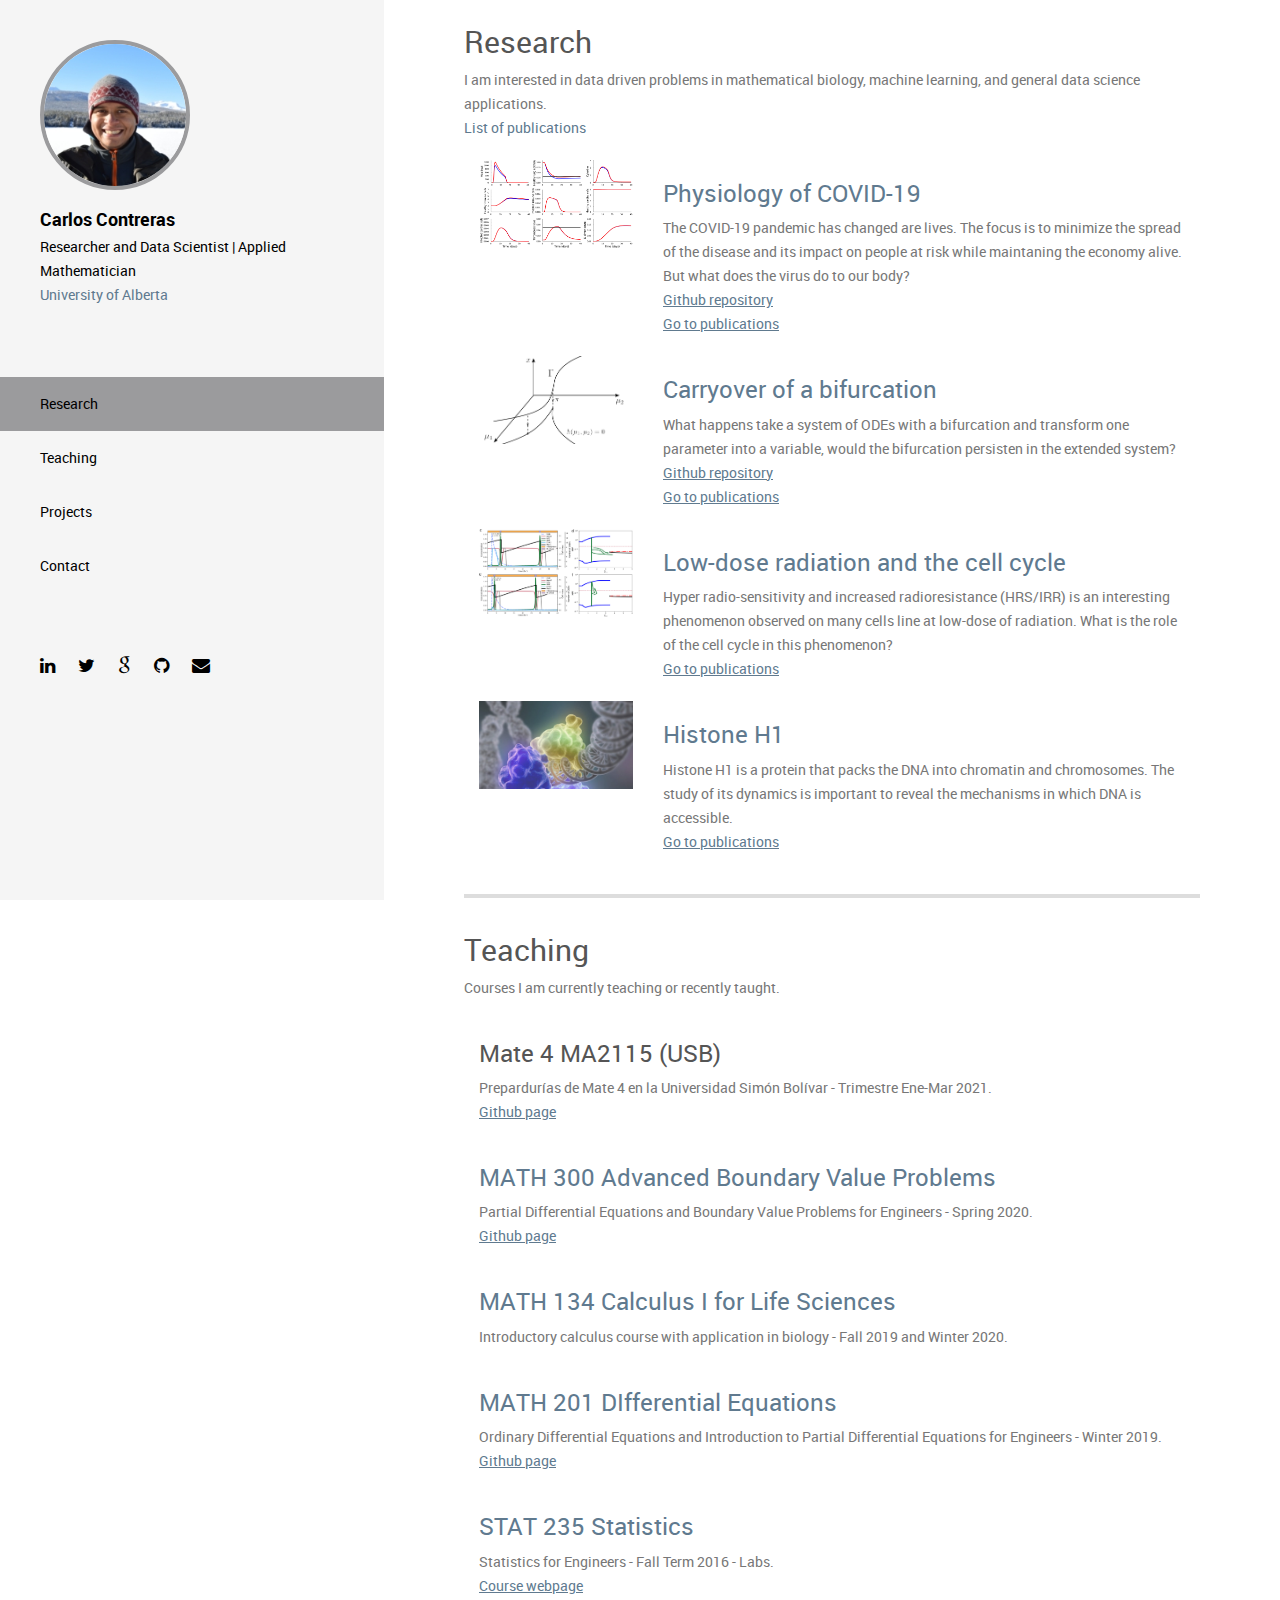
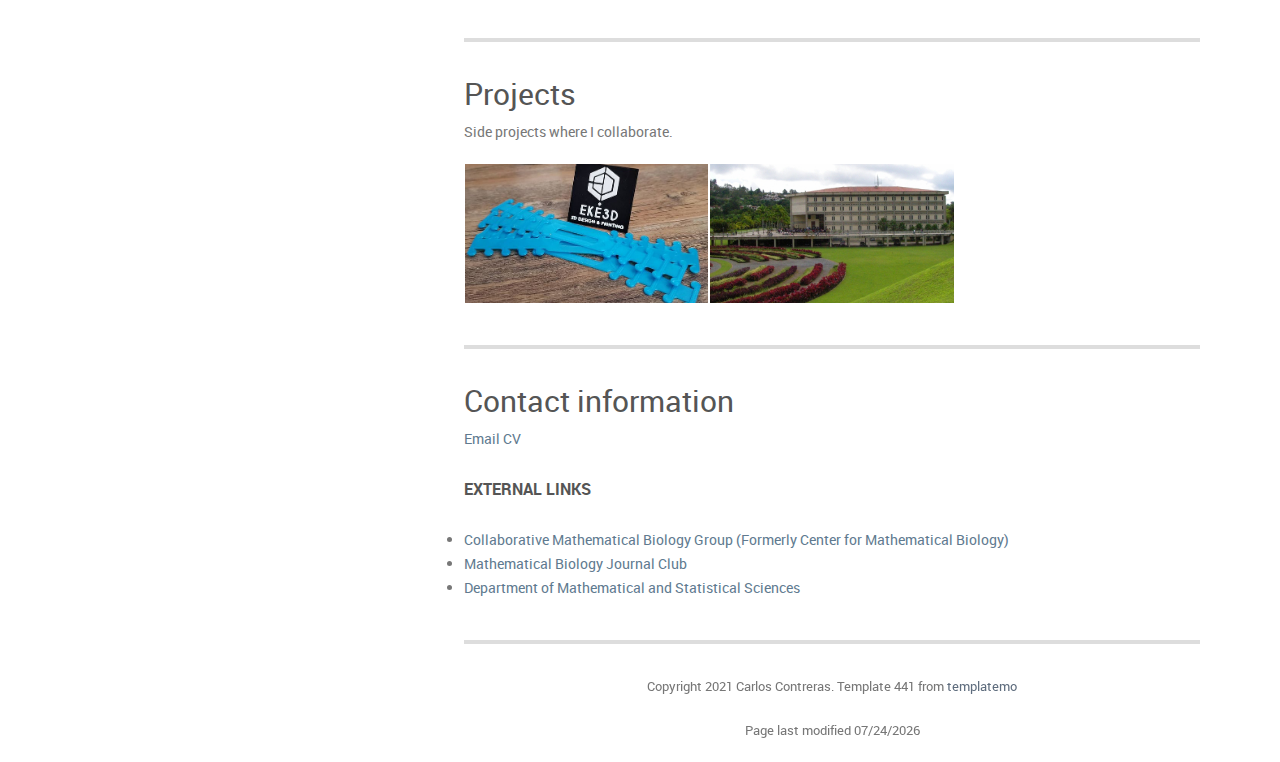
<file: index.html>
<!DOCTYPE html>
<!--[if lt IE 7]>      <html class="no-js lt-ie9 lt-ie8 lt-ie7"> <![endif]-->
<!--[if IE 7]>         <html class="no-js lt-ie9 lt-ie8"> <![endif]-->
<!--[if IE 8]>         <html class="no-js lt-ie9"> <![endif]-->
<!--[if gt IE 8]><!-->
<html class="no-js">
<!--<![endif]-->
<head>
	<meta content="text/html; charset=utf-8" http-equiv="content-type">
	<meta http-equiv="X-UA-Compatible" content="IE=edge">
	<title>Carlos Contreras</title>
	<meta name="description" content="">
	<!--
		Volton Template    	http://www.templatemo.com/preview/templatemo_441_volton        -->
	<meta name="viewport" content="width=device-width, initial-scale=1">
	<link rel="stylesheet" href="css/normalize.css">
	<link rel="stylesheet" href="css/font-awesome.css">
	<link rel="stylesheet" href="css/bootstrap.min.css">
	<link rel="stylesheet" href="css/templatemo-style.css">
	<script src="js/vendor/modernizr-2.6.2.min.js"></script>
	<script type="text/javascript">
			onload = function(){
					document.getElementById("lastModified").innerHTML = "Page last modified " + document.lastModified.split(" ")[0];
			}
		</script>
	<script>
        (function(i,s,o,g,r,a,m){i['GoogleAnalyticsObject']=r;i[r]=i[r]||function(){
        (i[r].q=i[r].q||[]).push(arguments)},i[r].l=1*new Date();a=s.createElement(o),
        m=s.getElementsByTagName(o)[0];a.async=1;a.src=g;m.parentNode.insertBefore(a,m)
        })(window,document,'script','//www.google-analytics.com/analytics.js','ga');

        ga('create', 'UA-62761679-1', 'auto');
        ga('send', 'pageview');
    </script>
</head>
<body>
	<!--[if lt IE 7]>
			<p class="browsehappy">You are using an <strong>outdated</strong> browser. Please <a href="http://browsehappy.com/">upgrade your browser</a> to improve your experience.</p>        <![endif]-->
	<div class="responsive-header visible-xs visible-sm">
	<div class="container">
		<div class="row">
		<div class="col-md-12">
			<div class="top-section">
			<div class="profile-image"> 
				<a href="index.html"><img src="img/profile.jpg" alt="Carlos Contreras"></a>
			</div>
			<div class="profile-content">
				<h3 class="profile-title">Carlos Contreras</h3>
				<p class="profile-description" style="color: black;">Researcher and Data Scientist | Applied Mathematician</p>
				<p class="profile-description"><a href="http://ualberta.ca" target="_blank">University of Alberta</a></p>
			</div>
			</div>
		</div>
		<div class="social-icons">
			<ul>
				<li><a href="http://ca.linkedin.com/in/carloscontrerasc" target="_blank"><i class="fa fa-linkedin"></i></a></li>
				<li><a href="https://twitter.com/CarlosMathUofA"><i class="fa fa-twitter"></i></a></li>
				<li><a href="http://scholar.google.ca/citations?user=kU0xypYAAAAJ&hl=en" target="_blank"><i class="fa fa-google"></i></a></li>
				<li><a href="https://www.github.com/ccontrer" target="_blank"><i class="fa fa-github"></i></a></li>
				<li><a href="mailto:carlos.contreras@ualberta.ca"><i class="fa fa-envelope"></i></a></li>
			</ul>
		</div> <!-- .social-icons -->
		</div>
		<a href="#" class="toggle-menu"><i class="fa fa-bars"></i></a>
		<div class="main-navigation responsive-menu">
		<ul class="navigation">
			<li><a href="#research">Research</a></li>
			<li><a href="#teaching">Teaching</a></li>
			<li><a href="#projects">Projects</a></li>
			<li><a href="#contact">Contact</a></li>
		</ul>
		</div>
	</div>
	</div>
	<!-- SIDEBAR -->
	<div class="sidebar-menu hidden-xs hidden-sm">
	<div class="top-section">
		<div class="profile-image"> <a href="index.html"><img src="img/profile.jpg" alt="Carlos Contreras"></a> </div>
		<h3 class="profile-title">Carlos Contreras</h3>
		<p class="profile-description">Researcher and Data Scientist | Applied Mathematician</p>
		<p class="profile-description"><a href="http://ualberta.ca" target="_blank">University of Alberta</a></p>
	</div>
	<!-- top-section -->
	<div class="main-navigation">
		<ul class="navigation">
		<li><a href="#research">Research</a></li>
		<li><a href="#teaching">Teaching</a></li>
		<li><a href="#projects">Projects</a></li>
		<li><a href="#contact">Contact</a></li>
		</ul>
	</div>
	<!-- .main-navigation -->
	<div class="social-icons">
		<ul>
			<li><a href="http://ca.linkedin.com/in/carloscontrerasc" target="_blank"><i class="fa fa-linkedin"></i></a></li>
			<li><a href="https://twitter.com/CarlosMathUofA" target="_blank"><i class="fa fa-twitter"></i></a></li>
			<li><a href="http://scholar.google.ca/citations?user=kU0xypYAAAAJ&hl=en" target="_blank"><i class="fa fa-google"></i></a></li>
			<li><a href="https://www.github.com/ccontrer" target="_blank"><i class="fa fa-github"></i></a></li>
			<li><a href="mailto:carlos.contreras@ualberta.ca"><i class="fa fa-envelope"></i></a></li>
		</ul>
	</div> <!-- .social-icons -->
	<!-- .social-icons --> </div>
	<!-- .sidebar-menu -->
	<!--
		<div class="banner-bg" id="top">            <div class="banner-overlay"></div>            <div class="welcome-text">                <h2>Simple Design | Personal Portfolio</h2>                <h5>Description</h5>            </div>        </div> -->
	<!-- MAIN CONTENT -->
	<div class="main-content">
	<div class="fluid-container">
		<div class="content-wrapper">
		<!-- RESEARCH -->
		<div class="page-section" id="research">
			<div class="row">
				<div class="col-md-12">
					<h2 class="widget-title">Research</h2>
					<p>I am interested in data driven problems in mathematical biology, machine learning, and general data science applications.</p>
					<div id="important-links"><a href="publications.html">List of publications</a></div>
				</div>
			</div>
			<div class="row projects-holder">
				<div class="col-md-3 col-sm-5">
					<div class="project-item"> <img src="img/covid-19.png" alt="">
					<div class="project-hover">
						<div class="inside">
						<h5><a href="#">Physiology of COVID-19</a></h5>
						<p><a href="https://github.com/ccontrer/20-08Covid19Physiology" target="_blank" style="color:white;"><u>Github repository</u></a></p>
						<p><a href="publications.html" style="color:white;"><u>Go to publications</u></a></p>
						</div>
					</div>
					</div>
				</div>
				<div class="col-md-9 col-sm-7">
					<h3><a href="#">Physiology of COVID-19</a></h3>
					<p>The COVID-19 pandemic has changed are lives. The focus is to minimize the spread of the disease and its impact on people at risk while maintaning the economy alive. But what does the virus do to our body?</p>
					<p><a href="https://github.com/ccontrer/20-08Covid19Physiology" target="_blank"><u>Github repository</u></a></p>
					<p><a href="publications.html"><u>Go to publications</u></a></p>
				</div>
			</div>
			<div class="row projects-holder">
				<div class="col-md-3 col-sm-5">
					<div class="project-item"> <img src="img/carryover.png" alt="">
					<div class="project-hover">
						<div class="inside">
						<h5><a href="#">Carryover of a bifurcation</a></h5>
						<p><a href="https://github.com/ccontrer/20-05SNBifurcationCarryover" target="_blank" style="color:white;"><u>Github repository</u></a></p>
						<p><a href="publications.html" style="color:white;"><u>Go to publications</u></a></p>
						</div>
					</div>
					</div>
				</div>
				<div class="col-md-9 col-sm-7">
					<h3><a href="#">Carryover of a bifurcation</a></h3>
					<p>What happens take a system of ODEs with a bifurcation and transform one parameter into a variable, would the bifurcation persisten in the extended system?</p>
					<p><a href="https://github.com/ccontrer/20-05SNBifurcationCarryover" target="_blank"><u>Github repository</u></a></p>
					<p><a href="publications.html"><u>Go to publications</u></a></p>
				</div>
			</div>
			<div class="row projects-holder">
				<div class="col-md-3 col-sm-5">
					<div class="project-item"> <img src="img/cellcycleradiation.png" alt="">
					<div class="project-hover">
						<div class="inside">
						<h5><a href="#">Low-dose radiation and the cell cycle</a></h5>
						<p><a href="publications.html" style="color:white;"><u>Go to publications</u></a></p>
						</div>
					</div>
					</div>
				</div>
				<div class="col-md-9 col-sm-7">
					<h3><a href="#">Low-dose radiation and the cell cycle</a></h3>
					<p>Hyper radio-sensitivity and increased radioresistance (HRS/IRR) is an interesting phenomenon observed on many cells line at low-dose of radiation. What is the role of the cell cycle in this phenomenon?</p>
					<p><a href="publications.html"><u>Go to publications</u></a></p>
				</div>
			</div>
			<div class="row projects-holder">
				<div class="col-md-3 col-sm-5">
					<div class="project-item"> <img src="img/histone.jpg" alt="">
					<div class="project-hover">
						<div class="inside">
						<h5><a href="#">Histone H1</a></h5>
						<p><a href="publications.html" style="color:white;"><u>Go to of publications</u></a></p>
						</div>
					</div>
					</div>
				</div>
				<div class="col-md-9 col-sm-7">
					<h3><a href="#">Histone H1</a></h3>
					<p>Histone H1 is a protein that packs the DNA into chromatin and chromosomes. The study of its dynamics is important to reveal the mechanisms in which DNA is accessible.</p>
					<p><a href="publications.html"><u>Go to publications</u></a></p>
				</div>
			</div>
			<!-- .research --></div>
		<hr>
		<!-- TEACHING -->
		<div class="page-section" id="teaching">
			<div class="row">
			<div class="col-md-12">
				<h2 class="widget-title">Teaching</h2>
				<p>Courses I am currently teaching or recently taught.</p>
			</div>
			</div>
			<div class="row projects-holder">
				<div class="col-md-12">
					<h3>Mate 4 MA2115 (USB)</h3>
					<p>Prepardurías de Mate 4 en la Universidad Simón Bolívar - Trimestre Ene-Mar 2021.</p>
					<p><a href="https://github.com/ccontrer/MA2115-USB" target="_blank"><u>Github page</u></a></p>
				</div>
			</div>
			<div class="row projects-holder">
				<div class="col-md-12">
					<h3><a href="https://apps.ualberta.ca/catalogue/course/math/300" target="_blank">MATH 300 Advanced Boundary Value Problems</a></h3>
					<p>Partial Differential Equations and Boundary Value Problems for Engineers - Spring 2020.</p>
					<p><a href="https://github.com/ccontrer/MATH300" target="_blank"><u>Github page</u></a></p>
				</div>
			</div>
			<div class="row projects-holder">
				<div class="col-md-12">
					<h3><a href="https://apps.ualberta.ca/catalogue/course/math/134", target="_blank">MATH 134 Calculus I for Life Sciences</a></h3>
					<p>Introductory calculus course with application in biology - Fall 2019 and Winter 2020.</p>
				</div>
			</div>
			<div class="row projects-holder">
				<div class="col-md-12">
					<h3><a href="https://apps.ualberta.ca/catalogue/course/math/201" target="_blank">MATH 201 DIfferential Equations</a></h3>
					<p>Ordinary Differential Equations and Introduction to Partial Differential Equations for Engineers - Winter 2019.</p>
					<p><a href="https://github.com/ccontrer/MATH201UofA" target="_blank"><u>Github page</u></a></p>
				</div>
			</div>
			<div class="row projects-holder">
				<div class="col-md-12">
					<h3><a href="https://apps.ualberta.ca/catalogue/course/stat/235" target="_blank">STAT 235 Statistics</a></h3>
					<p>Statistics for Engineers - Fall Term 2016 - Labs.</p>
					<p><a href="http://www.stat.ualberta.ca/statslabs/stat235/index.htm" target="_blank"><u>Course webpage</u></a></p>
				</div>
			</div>
        <!-- .teaching --> </div>
		<hr>
		<!-- PROJECTS -->
		<div class="page-section" id="projects">
			<div class="row">
			<div class="col-md-12">
				<h2 class="widget-title">Projects</h2>
				<p>Side projects where I collaborate.</p>
			</div>
			</div>
			<div class="row projects-holder">
				<div class="col-md-4 col-sm-6">
					<div class="project-item"> <img src="img/eke3dprint.png" alt="">
					<div class="project-hover">
						<div class="inside">
						<h5>3D Printing</h5>
						<p>We love 3D printing!</p>
						<br>
						<p>Check out what we are up to on instagram <a href="https://www.instagram.com/eke3dprint/">@Eke3DPrint</a></p>
						</div>
					</div>
					</div>
				</div>
				<div class="col-md-4 col-sm-6">
					<div class="project-item"> <img src="img/tesis-usb.jpg" alt="">
					<div class="project-hover">
						<div class="inside">
						<h5>Tesis USB</h5>
						<p>Clases de LaTeX para la tesis de la Universidad Simón Bolivar (pregrado y postgrado).</p>
						<p><a style="color:#9b9b9b"> LaTeX thesis class for the Universidad Simón Bolivar (undergraduate and graduate).</a></p>
						<br>
						<p>Download zip file for: <a href="projects/tesis-usb/tesis-usb-4.1-linux.zip" style="color: white;"><u>Linux</u></a>, <a href="projects/tesis-usb/tesis-usb-4.1-win.zip" style="color: white;"><u>Windows</u></a>.</p>
						</div>
					</div>
					</div>
				</div>
			</div>
        <!-- .projects --> </div>
		<hr>
		<!-- ABOUT -->
		<div class="page-section" id="contact">
			<div class="row">
			<div class="col-md-12">
				    <h2 class="widget-title">Contact information</h2>
				<div id="important-links">
					<a href="mailto:carlos.contreras@ualberta.ca">Email</a>
					<a href="CV.pdf">CV</a>
				</div>
				<p></p>
				<h4 class="widget-title">External Links</h4>
				<li><a href="https://www.ualberta.ca/mathematical-biology/index.html" target="_blank">Collaborative Mathematical Biology Group (Formerly Center for Mathematical Biology)</a></li>
				<li><a href="https://sites.google.com/a/ualberta.ca/math-bio-journal-club/" target="_blank">Mathematical Biology Journal Club</a></li>
				<li><a href="https://www.ualberta.ca/mathematical-and-statistical-sciences/index.html" target="_blank">Department of Mathematical and Statistical Sciences</a></li>
				<!-- <div class="about-image"> <img src="img/about.jpg" alt="about me"> -->
			</div> 
			</div>
			<hr>
			</div>
			<!-- #about --> 
		</div>
		<div class="row" id="footer">
			<div class="col-md-12 text-center">
			<p class="copyright-text">Copyright 2021 Carlos Contreras.
				Template 441 from <a href="http://www.templatemo.com/" target="_blank">templatemo</a></p>
			<p class="copyright-text"><span id="lastModified"></span> </p>
			</div>
		</div>
		</div>
	</div>
	</div>
	<script src="js/vendor/jquery-1.10.2.min.js"></script>
	<script src="js/min/plugins.min.js"></script>
	<script src="js/min/main.min.js"></script>
</body>
</html>
</file>
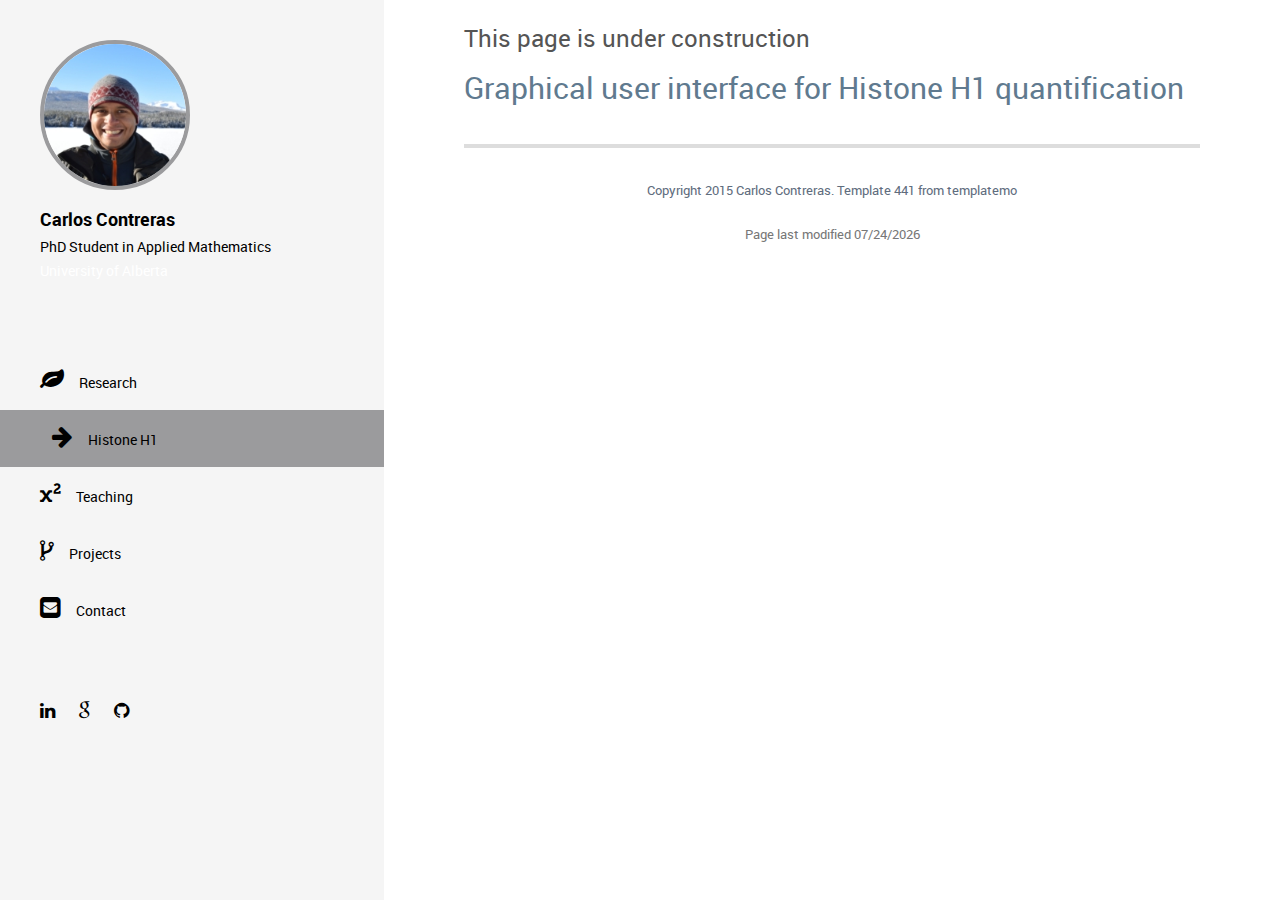
<file: histoneh1.html>
<!DOCTYPE html>
<!--[if lt IE 7]>      <html class="no-js lt-ie9 lt-ie8 lt-ie7"> <![endif]-->
<!--[if IE 7]>         <html class="no-js lt-ie9 lt-ie8"> <![endif]-->
<!--[if IE 8]>         <html class="no-js lt-ie9"> <![endif]-->
<!--[if gt IE 8]><!-->
<html class="no-js">
  <!--<![endif]-->
  <head>
    <meta content="text/html; charset=utf-8" http-equiv="content-type">
    <meta http-equiv="X-UA-Compatible" content="IE=edge">
    <title>Carlos Contreras >> Research >> Histone H1</title>
    <meta name="description" content="">
    <!-- 
    	Volton Template    	http://www.templatemo.com/preview/templatemo_441_volton        -->
    <meta name="viewport" content="width=device-width, initial-scale=1">
    <link rel="stylesheet" href="css/normalize.css">
    <link rel="stylesheet" href="css/font-awesome.css">
    <link rel="stylesheet" href="css/bootstrap.min.css">
    <link rel="stylesheet" href="css/templatemo-style.css">
    <script src="js/vendor/modernizr-2.6.2.min.js"></script>
    <script type="text/javascript">
			   onload = function(){
				    document.getElementById("lastModified").innerHTML = "Page last modified " + document.lastModified.split(" ")[0];
		      }
	     </script>
	<script>
        (function(i,s,o,g,r,a,m){i['GoogleAnalyticsObject']=r;i[r]=i[r]||function(){
        (i[r].q=i[r].q||[]).push(arguments)},i[r].l=1*new Date();a=s.createElement(o),
        m=s.getElementsByTagName(o)[0];a.async=1;a.src=g;m.parentNode.insertBefore(a,m)
        })(window,document,'script','//www.google-analytics.com/analytics.js','ga');
        
        ga('create', 'UA-62761679-1', 'auto');
        ga('send', 'pageview');
    </script>
  </head>
  <body>
    <!--[if lt IE 7]>
            <p class="browsehappy">You are using an <strong>outdated</strong> browser. Please <a href="http://browsehappy.com/">upgrade your browser</a> to improve your experience.</p>        <![endif]-->
    <div class="responsive-header visible-xs visible-sm">
      <div class="container">
        <div class="row">
          <div class="col-md-12">
            <div class="top-section">
              <div class="profile-image"> <a href="index.html"><img src="img/profile.jpg" alt="Carlos Contreras"></a>
              </div>
              <div class="profile-content">
                <h3 class="profile-title">Carlos Contreras</h3>
                <p class="profile-description">PhD Student in Applied
                  Mathematics</p>
                <p class="profile-description"><a href="http://ualberta.ca" target="_blank"
                    style="color:white">University of Alberta</a></p>
              </div>
            </div>
          </div>
        </div>
        <a href="#" class="toggle-menu"><i class="fa fa-bars"></i></a>	
        <div class="main-navigation responsive-menu">
          <ul class="navigation">
          <li onclick="location.href='index.html#research';"><a href="index.html"><i class="fa fa-leaf"></i>Research</a></li>
          <li onclick="location.href='index.html#teaching';"><a href="index.html"><i class="fa fa-superscript"></i>Teaching</a></li>
          <li onclick="location.href='index.html#projects';"><a href="index.html"><i class="fa fa-code-fork"></i>Projects</a></li>
          <li onclick="location.href='index.html#contact';"><a href="#contact"><i class="fa fa-envelope-square"></i>Contact</a></li>
          </ul>
        </div>
      </div>
    </div>
    <!-- SIDEBAR -->
    <div class="sidebar-menu hidden-xs hidden-sm">
      <div class="top-section">
        <div class="profile-image"> <a href="index.html"><img src="img/profile.jpg" alt="Carlos Contreras"></a> </div>
        <h3 class="profile-title">Carlos Contreras</h3>
        <p class="profile-description">PhD Student in Applied Mathematics</p>
        <p class="profile-description"><a href="http://ualberta.ca" target="_blank"
            style="color:white">University of Alberta</a></p>
      </div>
      <!-- top-section -->
      <div class="main-navigation">
        <ul class="navigation">
          <li onclick="location.href='index.html#research';"><a href="index.html"><i class="fa fa-leaf"></i>Research</a></li>
          <li><a href="#top"> &nbsp;&nbsp;&nbsp;&nbsp;<i class="fa fa-arrow-right"></i>Histone H1</a></li>
          <li onclick="location.href='index.html#teaching';"><a href="index.html"><i class="fa fa-superscript"></i>Teaching</a></li>
          <li onclick="location.href='index.html#projects';"><a href="index.html"><i class="fa fa-code-fork"></i>Projects</a></li>
          <li onclick="location.href='index.html#contact';"><a href="#contact"><i class="fa fa-envelope-square"></i>Contact</a></li>
        </ul>
      </div>
      <!-- .main-navigation -->
      <div class="social-icons">
          <ul>
              <li><a href="http://ca.linkedin.com/in/carloscontrerasc" target="_blank"><i class="fa fa-linkedin"></i></a></li>
              <li><a href="http://scholar.google.ca/citations?user=kU0xypYAAAAJ&hl=en" target="_blank"><i class="fa fa-google"></i></a></li>
			<li><a href="https://www.github.com/ccontrer" target="_blank"><i class="fa fa-github"></i></a></li>
          </ul>
      </div> <!-- .social-icons -->
      <!-- .social-icons --> </div>
    <!-- .sidebar-menu -->
    <!-- 
        <div class="banner-bg" id="top">            <div class="banner-overlay"></div>            <div class="welcome-text">                <h2>Simple Design | Personal Portfolio</h2>                <h5>Description</h5>            </div>        </div> -->
    <!-- MAIN CONTENT -->
    <div class="main-content">
      <div class="fluid-container">
        <div class="content-wrapper">
          <div class="page-section" id="top"> 
          </div>          
          <h3>This page is under construction</h3>
          <h2><a href="research/histoneh1/gui.html">Graphical user interface for Histone H1 quantification<a></h2>
          <hr>
          <div class="row" id="footer">
            <div class="col-md-12 text-center">
              <p class="copyright-text">Copyright 2015 Carlos Contreras.
                Template 441 from <a href="http://www.templatemo.com/" target="_blank">templatemo</a></p>
              <p class="copyright-text"><span id="lastModified"></span> </p>
            </div>
          </div>
        </div>
      </div>
    </div>
    <script src="js/vendor/jquery-1.10.2.min.js"></script>
    <script src="js/min/plugins.min.js"></script>
    <script src="js/min/main.min.js"></script>
  </body>
</html>
</file>
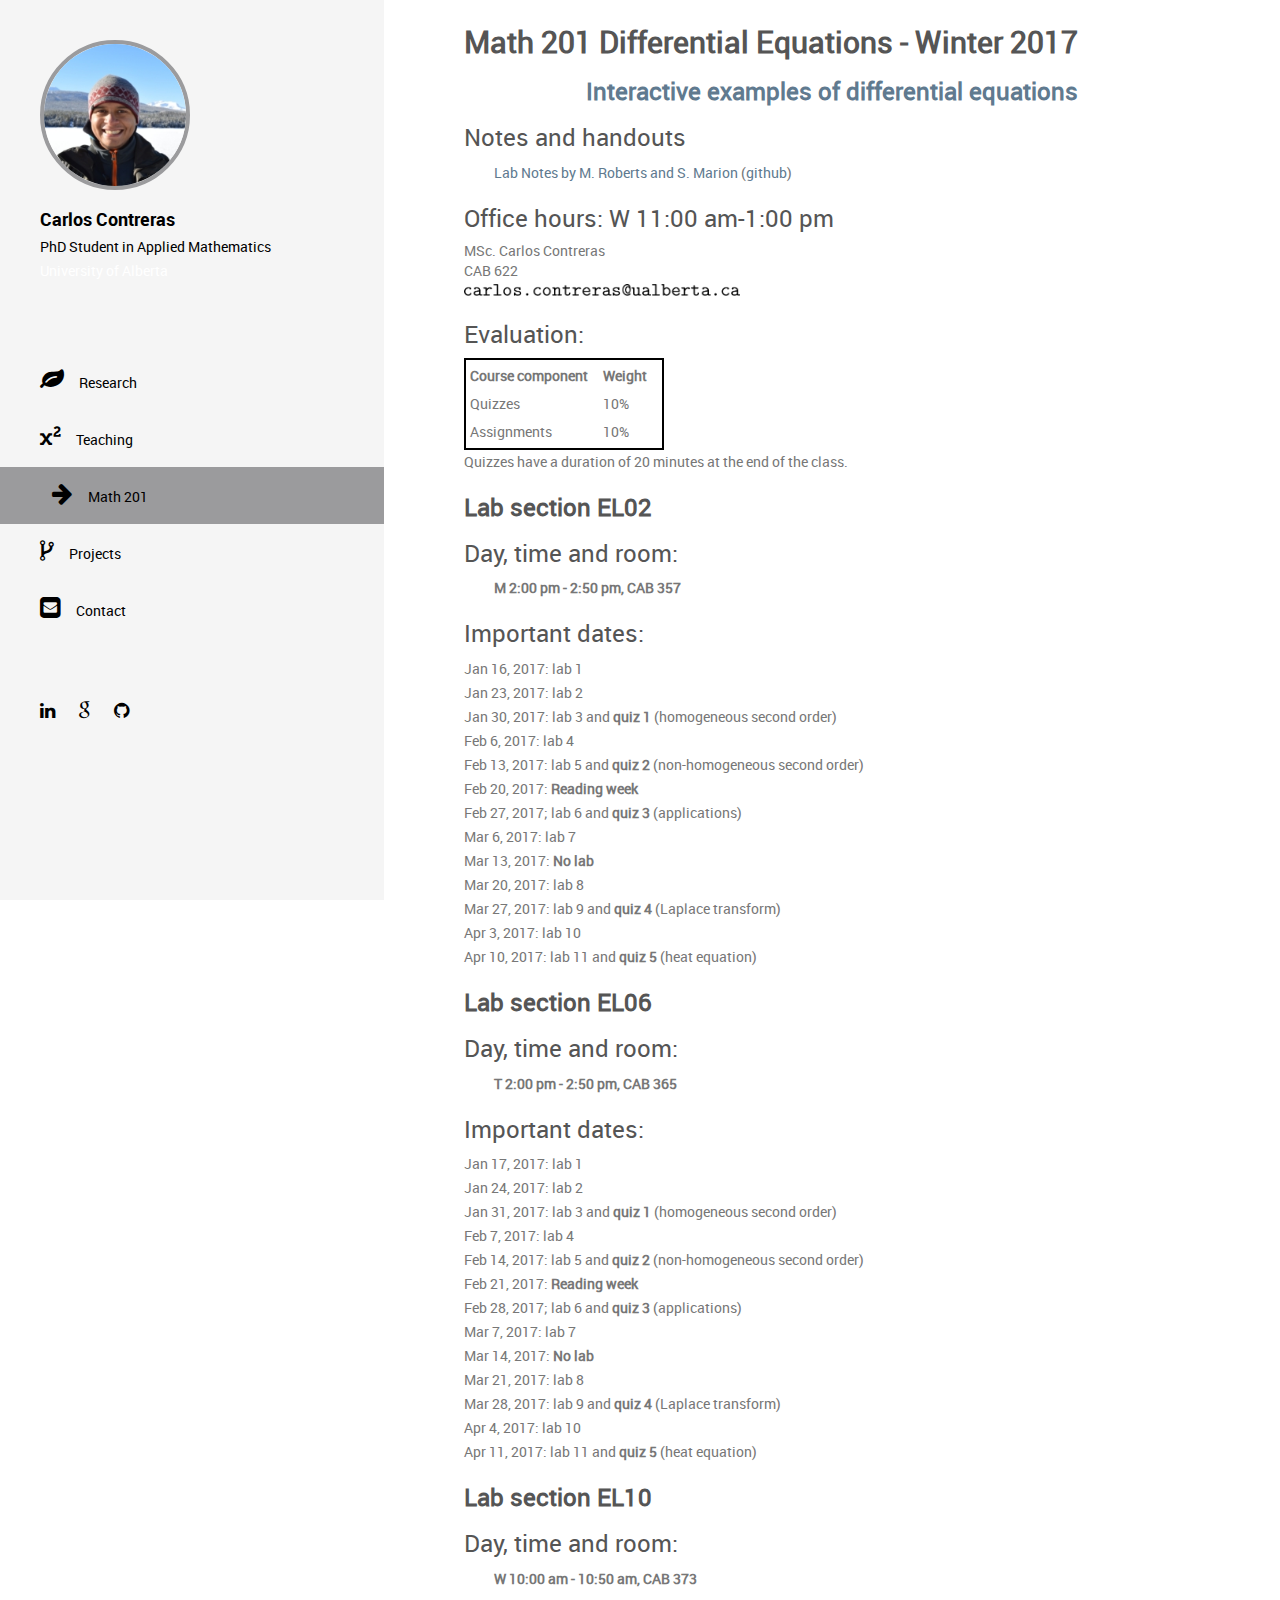
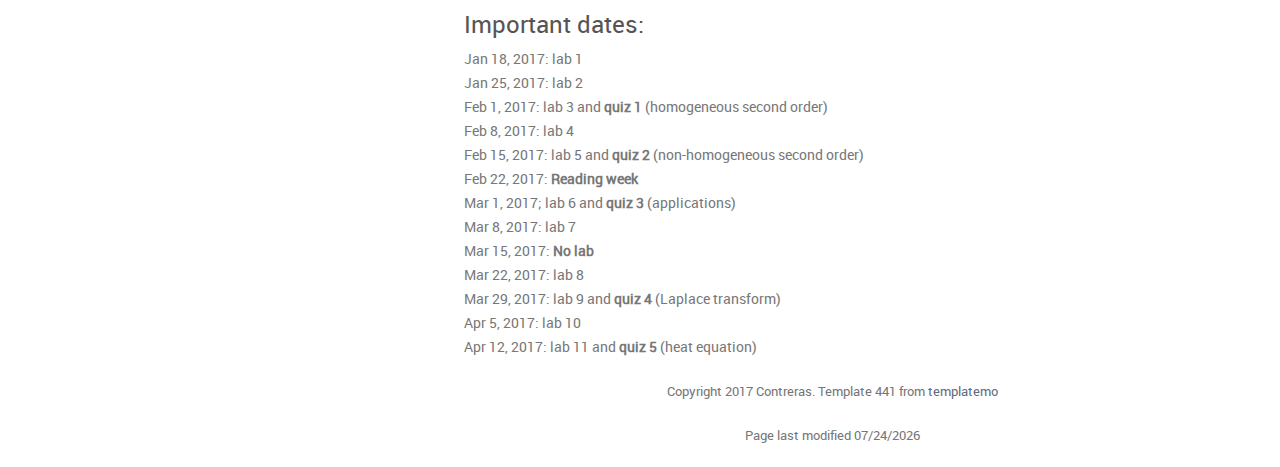
<file: math201.html>
<!DOCTYPE html>
<!--[if lt IE 7]>      <html class="no-js lt-ie9 lt-ie8 lt-ie7"> <![endif]-->
<!--[if IE 7]>         <html class="no-js lt-ie9 lt-ie8"> <![endif]-->
<!--[if IE 8]>         <html class="no-js lt-ie9"> <![endif]-->
<!--[if gt IE 8]><!-->
<html class="no-js">
  <!--<![endif]-->
  <head>
    <meta content="text/html; charset=utf-8" http-equiv="content-type">
    <meta http-equiv="X-UA-Compatible" content="IE=edge">
    <title>Carlos Contreras >> Teaching >> Math 201</title>
    <meta name="description" content="">
    <!-- 
    	Volton Template    	http://www.templatemo.com/preview/templatemo_441_volton        -->
    <meta name="viewport" content="width=device-width, initial-scale=1">
    <link rel="stylesheet" href="css/normalize.css">
    <link rel="stylesheet" href="css/font-awesome.css">
    <link rel="stylesheet" href="css/bootstrap.min.css">
    <link rel="stylesheet" href="css/templatemo-style.css">
    <script src="js/vendor/modernizr-2.6.2.min.js"></script>
    <script type="text/javascript">
			   onload = function(){
				    document.getElementById("lastModified").innerHTML = "Page last modified " + document.lastModified.split(" ")[0];
		      }
	     </script>
	<script>
        (function(i,s,o,g,r,a,m){i['GoogleAnalyticsObject']=r;i[r]=i[r]||function(){
        (i[r].q=i[r].q||[]).push(arguments)},i[r].l=1*new Date();a=s.createElement(o),
        m=s.getElementsByTagName(o)[0];a.async=1;a.src=g;m.parentNode.insertBefore(a,m)
        })(window,document,'script','//www.google-analytics.com/analytics.js','ga');
        
        ga('create', 'UA-62761679-1', 'auto');
        ga('send', 'pageview');
    </script>
  </head>
  <body>
    <!--[if lt IE 7]>
            <p class="browsehappy">You are using an <strong>outdated</strong> browser. Please <a href="http://browsehappy.com/">upgrade your browser</a> to improve your experience.</p>        <![endif]-->
    <div class="responsive-header visible-xs visible-sm">
      <div class="container">
        <div class="row">
          <div class="col-md-12">
            <div class="top-section">
              <div class="profile-image"> <a href="index.html"><img src="img/profile.jpg" alt="Carlos Contreras"></a>
              </div>
              <div class="profile-content">
                <h3 class="profile-title">Carlos Contreras</h3>
                <p class="profile-description">PhD Student in Applied
                  Mathematics</p>
                <p class="profile-description"><a href="http://ualberta.ca" target="_blank"
                    style="color:white">University of Alberta</a></p>
              </div>
            </div>
          </div>
        </div>
        <a href="#" class="toggle-menu"><i class="fa fa-bars"></i></a>	
        <div class="main-navigation responsive-menu">
          <ul class="navigation">
          <li onclick="location.href='index.html#research';"><a href="index.html"><i class="fa fa-leaf"></i>Research</a></li>
          <li onclick="location.href='index.html#teaching';"><a href="index.html"><i class="fa fa-superscript"></i>Teaching</a></li>
          <li onclick="location.href='index.html#projects';"><a href="index.html"><i class="fa fa-code-fork"></i>Projects</a></li>
          <li onclick="location.href='index.html#contact';"><a href="#contact"><i class="fa fa-envelope-square"></i>Contact</a></li>
          </ul>
        </div>
      </div>
    </div>
    <!-- SIDEBAR -->
    <div class="sidebar-menu hidden-xs hidden-sm">
      <div class="top-section">
        <div class="profile-image"> <a href="index.html"><img src="img/profile.jpg" alt="Carlos Contreras"></a> </div>
        <h3 class="profile-title">Carlos Contreras</h3>
        <p class="profile-description">PhD Student in Applied Mathematics</p>
        <p class="profile-description"><a href="http://ualberta.ca" target="_blank"
            style="color:white">University of Alberta</a></p>
      </div>
      <!-- top-section -->
      <div class="main-navigation">
        <ul class="navigation">
          <li onclick="location.href='index.html#research';"><a href="index.html"><i class="fa fa-leaf"></i>Research</a></li>
          <li onclick="location.href='index.html#teaching';"><a href="index.html"><i class="fa fa-superscript"></i>Teaching</a></li>
          <li><a href="#top"> &nbsp;&nbsp;&nbsp;&nbsp;<i class="fa fa-arrow-right"></i>Math 201</a></li>
          <li onclick="location.href='index.html#projects';"><a href="index.html"><i class="fa fa-code-fork"></i>Projects</a></li>
          <li onclick="location.href='index.html#contact';"><a href="#contact"><i class="fa fa-envelope-square"></i>Contact</a></li>
        </ul>
      </div>
      <!-- .main-navigation -->
      <div class="social-icons">
          <ul>
              <li><a href="http://ca.linkedin.com/in/carloscontrerasc" target="_blank"><i class="fa fa-linkedin"></i></a></li>
              <li><a href="http://scholar.google.ca/citations?user=kU0xypYAAAAJ&hl=en" target="_blank"><i class="fa fa-google"></i></a></li>
			<li><a href="https://www.github.com/ccontrer" target="_blank"><i class="fa fa-github"></i></a></li>
          </ul>
      </div> <!-- .social-icons -->
      <!-- .social-icons --> </div>
    <!-- .sidebar-menu -->
    <!-- 
        <div class="banner-bg" id="top">            <div class="banner-overlay"></div>            <div class="welcome-text">                <h2>Simple Design | Personal Portfolio</h2>                <h5>Description</h5>            </div>        </div> -->
    <!-- MAIN CONTENT -->
    <div class="main-content">
      <div class="fluid-container">
        <div class="content-wrapper">
          <div class="page-section" id="top"> 
          </div>
            <h2><strong>Math 201 Differential Equations - Winter 2017</strong></h2>
            <p></p>
            <h3 style="text-align: center"><a href="teaching/math201/examples.html"><strong>Interactive examples of differential equations</strong></a></h3>
            <p></p>
            <p></p>
            <h3>Notes and handouts<br /></h3>
            <p style="margin-left: 30px;"><a href="https://rawgit.com/malcolmroberts/denotes/master/pdfs/denotes.pdf" target="_blank">Lab Notes by M. Roberts and S. Marion</a> (<a href="https://github.com/malcolmroberts/denotes/" target="_blank">github</a>)</p>
            <p></p>
            <p></p>
            <h3>Office hours: W 11:00 am-1:00 pm<br /></h3>
            <p></p>
            <address>MSc. Carlos Contreras<br />CAB 622<br /><img src="img/preview.png" alt="Email" height="12px"></address>
            <p></p>
            <h3>Evaluation:</h3>
            <table style="border-color: #000000; border-width: 1px; border-style: solid; border-width:2px; width:200px; border-collapse: separate; border-spacing:4px;" frame="box" rules="none" class="text-left">
                <tbody>
                <tr>
                    <th style="width:70%;">Course component</th>
                    <th style="width:30%;">Weight</th>
                </tr>
                <tr>
                    <td>Quizzes</td>
                    <td>10%</td>
                </tr>
                <tr>
                    <td>Assignments</td>
                    <td>10%</td>
                </tr>
                </tbody>
            </table>    
            <p></p>
            <p>Quizzes have a duration of 20 minutes at the end of the class.</p>            
            <h3><strong>Lab section EL02</strong></h3> 
            <h3>Day, time and room:</h3>
            <p style="margin-left: 30px;"><strong>M 2:00 pm - 2:50 pm, CAB 357<br></strong></p>
            <h3>Important dates:</h3>
            <ul>
            <li>Jan 16, 2017: lab 1 </li>
            <li>Jan 23, 2017: lab 2 </li>
            <li>Jan 30, 2017: lab 3 and <b>quiz 1</b> (homogeneous second order) </li>
            <li>Feb 6, 2017: lab 4 </li>
            <li>Feb 13, 2017: lab 5 and <b>quiz 2</b> (non-homogeneous second order) </li>
            <li>Feb 20, 2017: <strong>Reading week</strong> </li>
            <li>Feb 27, 2017; lab 6 and <b>quiz 3</b> (applications) </li>
            <li>Mar 6, 2017: lab 7 </li>
            <li>Mar 13, 2017: <strong>No lab</strong> </li>
            <li>Mar 20, 2017: lab 8 <br></li>
            <li>Mar 27, 2017: lab 9 and <b>quiz 4</b> (Laplace transform) </li>
            <li>Apr 3, 2017: lab 10 </li>
            <li>Apr 10, 2017: lab 11 and <b>quiz 5</b> (heat equation) </li>
            </ul>
            <p></p>          
            <h3><strong>Lab section EL06</strong></h3> 
            <h3>Day, time and room:</h3>
            <p style="margin-left: 30px;"><strong>T 2:00 pm - 2:50 pm, CAB 365<br></strong></p>
            <h3>Important dates:</h3>
            <ul>
            <li>Jan 17, 2017: lab 1 </li>
            <li>Jan 24, 2017: lab 2 </li>
            <li>Jan 31, 2017: lab 3 and <b>quiz 1</b> (homogeneous second order) </li>
            <li>Feb 7, 2017: lab 4 </li>
            <li>Feb 14, 2017: lab 5 and <b>quiz 2</b> (non-homogeneous second order) </li>
            <li>Feb 21, 2017: <strong>Reading week</strong> </li>
            <li>Feb 28, 2017; lab 6 and <b>quiz 3</b> (applications) </li>
            <li>Mar 7, 2017: lab 7 </li>
            <li>Mar 14, 2017: <strong>No lab</strong> </li>
            <li>Mar 21, 2017: lab 8 <br></li>
            <li>Mar 28, 2017: lab 9 and <b>quiz 4</b> (Laplace transform) </li>
            <li>Apr 4, 2017: lab 10 </li>
            <li>Apr 11, 2017: lab 11 and <b>quiz 5</b> (heat equation) </li>
            </ul>
            <p></p>          
            <h3><strong>Lab section EL10</strong></h3> 
            <h3>Day, time and room:</h3>
            <p style="margin-left: 30px;"><strong>W 10:00 am - 10:50 am, CAB 373<br></strong></p>
            <h3>Important dates:</h3>
            <ul>
            <li>Jan 18, 2017: lab 1 </li>
            <li>Jan 25, 2017: lab 2 </li>
            <li>Feb 1, 2017: lab 3 and <b>quiz 1</b> (homogeneous second order) </li>
            <li>Feb 8, 2017: lab 4 </li>
            <li>Feb 15, 2017: lab 5 and <b>quiz 2</b> (non-homogeneous second order) </li>
            <li>Feb 22, 2017: <strong>Reading week</strong> </li>
            <li>Mar 1, 2017; lab 6 and <b>quiz 3</b> (applications) </li>
            <li>Mar 8, 2017: lab 7 </li>
            <li>Mar 15, 2017: <strong>No lab</strong> </li>
            <li>Mar 22, 2017: lab 8 <br></li>
            <li>Mar 29, 2017: lab 9 and <b>quiz 4</b> (Laplace transform) </li>
            <li>Apr 5, 2017: lab 10 </li>
            <li>Apr 12, 2017: lab 11 and <b>quiz 5</b> (heat equation) </li>
            </ul>
            <p></p>          
          <div class="row" id="footer">
            <div class="col-md-12 text-center">
              <p class="copyright-text">Copyright 2017 Contreras.
                Template 441 from <a href="http://www.templatemo.com/" target="_blank">templatemo</a></p>
              <p class="copyright-text"><span id="lastModified"></span> </p>
            </div>
          </div>
        </div>
      </div>
    </div>
    <script src="js/vendor/jquery-1.10.2.min.js"></script>
    <script src="js/min/plugins.min.js"></script>
    <script src="js/min/main.min.js"></script>
  </body>
</html>
</file>
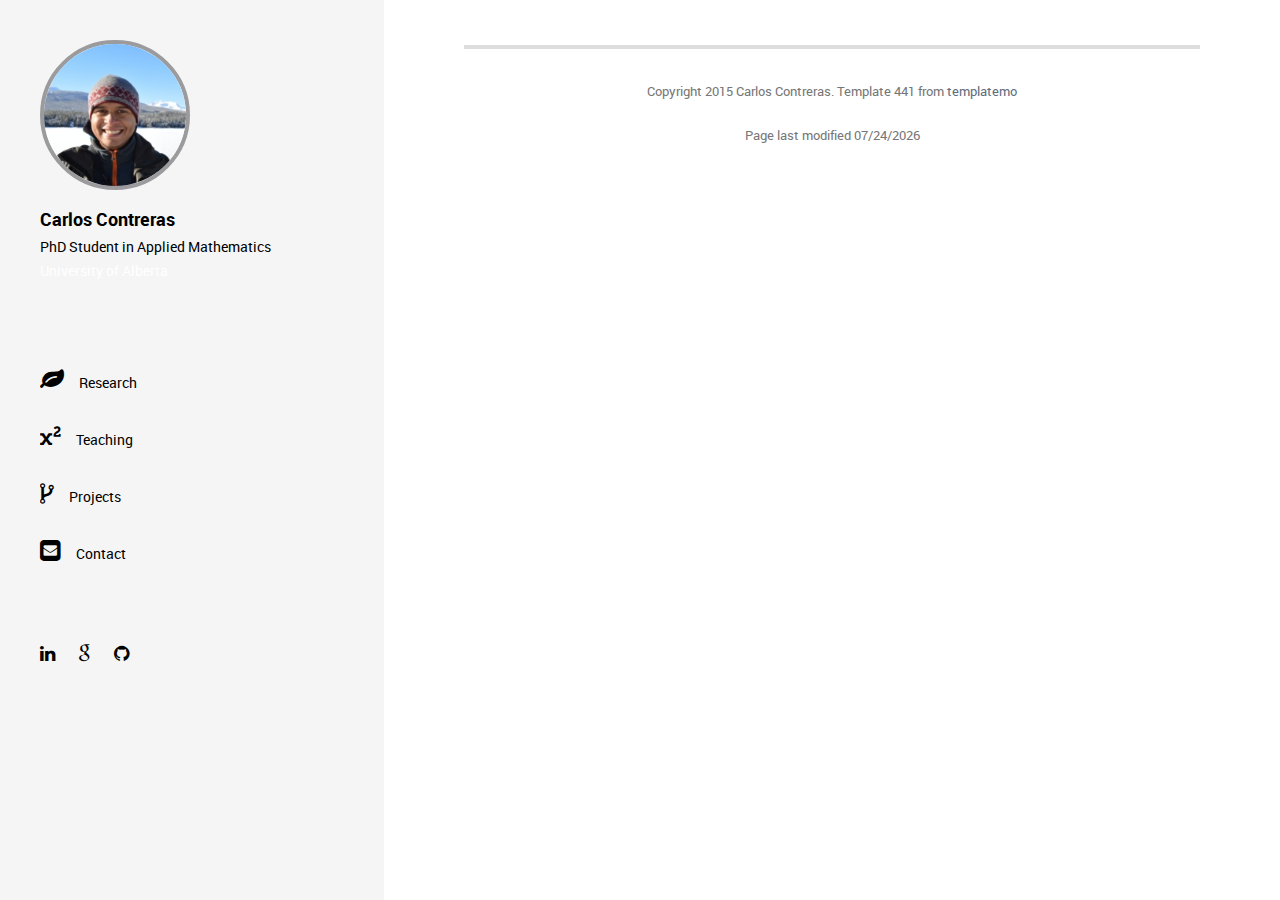
<file: null.html>
<!DOCTYPE html>
<!--[if lt IE 7]>      <html class="no-js lt-ie9 lt-ie8 lt-ie7"> <![endif]-->
<!--[if IE 7]>         <html class="no-js lt-ie9 lt-ie8"> <![endif]-->
<!--[if IE 8]>         <html class="no-js lt-ie9"> <![endif]-->
<!--[if gt IE 8]><!-->
<html class="no-js">
  <!--<![endif]-->
  <head>
    <meta content="text/html; charset=utf-8" http-equiv="content-type">
    <meta http-equiv="X-UA-Compatible" content="IE=edge">
    <title>Carlos Contreras >> NULL</title>
    <meta name="description" content="">
    <!-- 
    	Volton Template    	http://www.templatemo.com/preview/templatemo_441_volton        -->
    <meta name="viewport" content="width=device-width, initial-scale=1">
    <link rel="stylesheet" href="css/normalize.css">
    <link rel="stylesheet" href="css/font-awesome.css">
    <link rel="stylesheet" href="css/bootstrap.min.css">
    <link rel="stylesheet" href="css/templatemo-style.css">
    <script src="js/vendor/modernizr-2.6.2.min.js"></script>
    <script type="text/javascript">
			   onload = function(){
				    document.getElementById("lastModified").innerHTML = "Page last modified " + document.lastModified.split(" ")[0];
		      }
	     </script>
	<script>
        (function(i,s,o,g,r,a,m){i['GoogleAnalyticsObject']=r;i[r]=i[r]||function(){
        (i[r].q=i[r].q||[]).push(arguments)},i[r].l=1*new Date();a=s.createElement(o),
        m=s.getElementsByTagName(o)[0];a.async=1;a.src=g;m.parentNode.insertBefore(a,m)
        })(window,document,'script','//www.google-analytics.com/analytics.js','ga');
        
        ga('create', 'UA-62761679-1', 'auto');
        ga('send', 'pageview');
    </script>
  </head>
  <body>
    <!--[if lt IE 7]>
            <p class="browsehappy">You are using an <strong>outdated</strong> browser. Please <a href="http://browsehappy.com/">upgrade your browser</a> to improve your experience.</p>        <![endif]-->
    <div class="responsive-header visible-xs visible-sm">
      <div class="container">
        <div class="row">
          <div class="col-md-12">
            <div class="top-section">
              <div class="profile-image"> <a href="index.html"><img src="img/profile.jpg" alt="Carlos Contreras"></a>
              </div>
              <div class="profile-content">
                <h3 class="profile-title">Carlos Contreras</h3>
                <p class="profile-description">PhD Student in Applied
                  Mathematics</p>
                <p class="profile-description"><a href="http://ualberta.ca" target="_blank"
                    style="color:white">University of Alberta</a></p>
              </div>
            </div>
          </div>
        </div>
        <a href="#" class="toggle-menu"><i class="fa fa-bars"></i></a>	
        <div class="main-navigation responsive-menu">
          <ul class="navigation">
          <li onclick="location.href='index.html#research';"><a href="index.html"><i class="fa fa-leaf"></i>Research</a></li>
          <li onclick="location.href='index.html#teaching';"><a href="index.html"><i class="fa fa-superscript"></i>Teaching</a></li>
          <li onclick="location.href='index.html#projects';"><a href="index.html"><i class="fa fa-code-fork"></i>Projects</a></li>
          <li onclick="location.href='index.html#contact';"><a href="#contact"><i class="fa fa-envelope-square"></i>Contact</a></li>
          </ul>
        </div>
      </div>
    </div>
    <!-- SIDEBAR -->
    <div class="sidebar-menu hidden-xs hidden-sm">
      <div class="top-section">
        <div class="profile-image"> <a href="index.html"><img src="img/profile.jpg" alt="Carlos Contreras"></a> </div>
        <h3 class="profile-title">Carlos Contreras</h3>
        <p class="profile-description">PhD Student in Applied Mathematics</p>
        <p class="profile-description"><a href="http://ualberta.ca" target="_blank"
            style="color:white">University of Alberta</a></p>
      </div>
      <!-- top-section -->
      <div class="main-navigation">
        <ul class="navigation">
          <li onclick="location.href='index.html#research';"><a href="index.html"><i class="fa fa-leaf"></i>Research</a></li>
          <li onclick="location.href='index.html#teaching';"><a href="index.html"><i class="fa fa-superscript"></i>Teaching</a></li>
          <!-- <li><a href="#top"> &nbsp;&nbsp;&nbsp;&nbsp;<i class="fa fa-arrow-right"></i>Math 201</a></li> -->
          <li onclick="location.href='index.html#projects';"><a href="index.html"><i class="fa fa-code-fork"></i>Projects</a></li>
          <li onclick="location.href='index.html#contact';"><a href="#contact"><i class="fa fa-envelope-square"></i>Contact</a></li>
        </ul>
      </div>
      <!-- .main-navigation -->
      <div class="social-icons">
          <ul>
              <li><a href="http://ca.linkedin.com/in/carloscontrerasc" target="_blank"><i class="fa fa-linkedin"></i></a></li>
              <li><a href="http://scholar.google.ca/citations?user=kU0xypYAAAAJ&hl=en" target="_blank"><i class="fa fa-google"></i></a></li>
              <li><a href="https://www.github.com/ccontrer" target="_blank"><i class="fa fa-github"></i></a></li>
          </ul>
      </div> <!-- .social-icons -->
      <!-- .social-icons --> </div>
    <!-- .sidebar-menu -->
    <!-- 
        <div class="banner-bg" id="top">            <div class="banner-overlay"></div>            <div class="welcome-text">                <h2>Simple Design | Personal Portfolio</h2>                <h5>Description</h5>            </div>        </div> -->
    <!-- MAIN CONTENT -->
    <div class="main-content">
      <div class="fluid-container">
        <div class="content-wrapper">
          <div class="page-section" id="top"> 
          </div>
            <hr>
          <div class="row" id="footer">
            <div class="col-md-12 text-center">
              <p class="copyright-text">Copyright 2015 Carlos Contreras.
                Template 441 from <a href="http://www.templatemo.com/" target="_blank">templatemo</a></p>
              <p class="copyright-text"><span id="lastModified"></span> </p>
            </div>
          </div>
        </div>
      </div>
    </div>
    <script src="js/vendor/jquery-1.10.2.min.js"></script>
    <script src="js/min/plugins.min.js"></script>
    <script src="js/min/main.min.js"></script>
  </body>
</html>
</file>
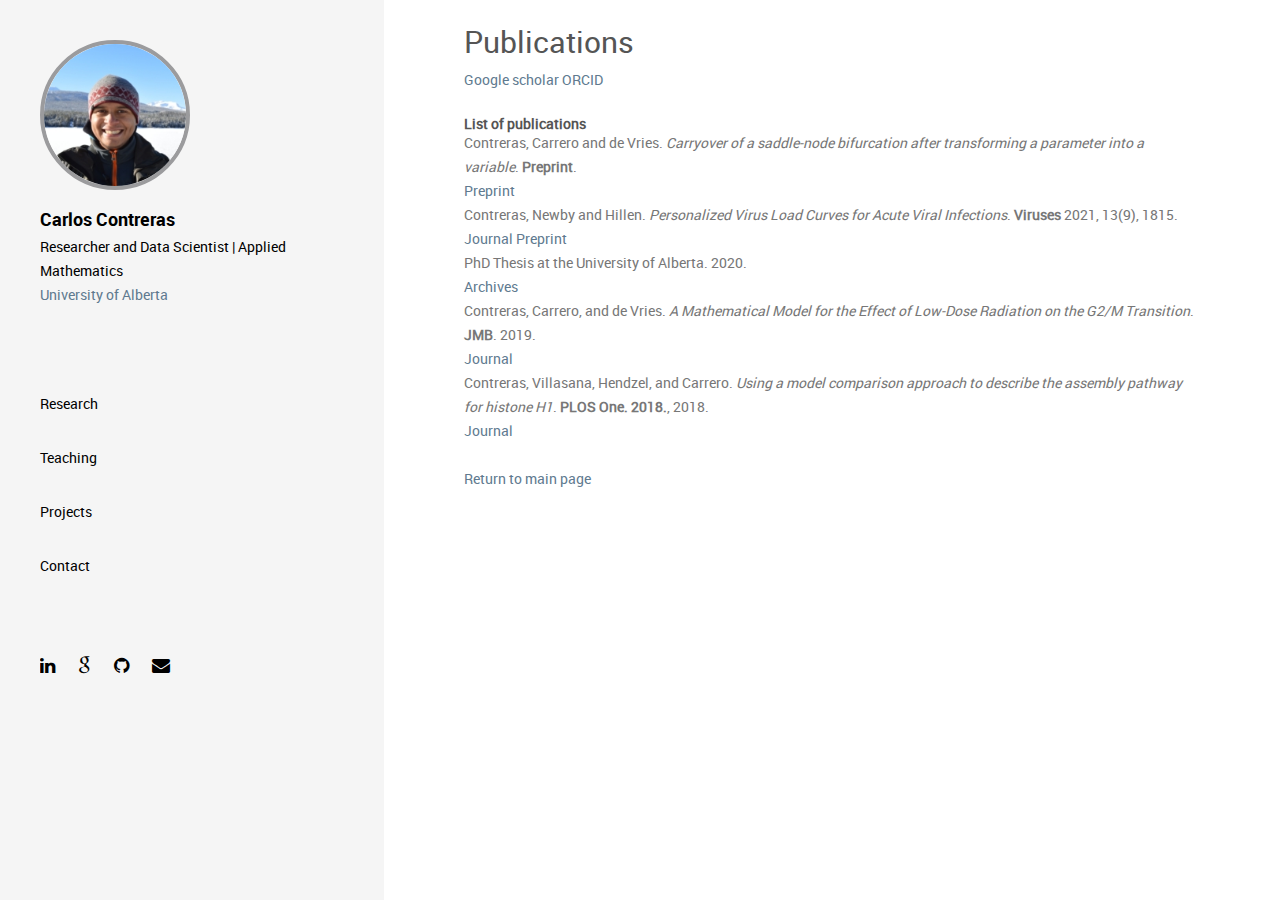
<file: publications.html>
<!DOCTYPE html>
<!--[if lt IE 7]>      <html class="no-js lt-ie9 lt-ie8 lt-ie7"> <![endif]-->
<!--[if IE 7]>         <html class="no-js lt-ie9 lt-ie8"> <![endif]-->
<!--[if IE 8]>         <html class="no-js lt-ie9"> <![endif]-->
<!--[if gt IE 8]><!-->
<html class="no-js">
  <!--<![endif]-->
  <head>
    <meta content="text/html; charset=utf-8" http-equiv="content-type">
    <meta http-equiv="X-UA-Compatible" content="IE=edge">
    <title>Carlos Contreras >> Publications</title>
    <meta name="description" content="">
    <!-- 
    	Volton Template    	http://www.templatemo.com/preview/templatemo_441_volton        -->
    <meta name="viewport" content="width=device-width, initial-scale=1">
    <link rel="stylesheet" href="css/normalize.css">
    <link rel="stylesheet" href="css/font-awesome.css">
    <link rel="stylesheet" href="css/bootstrap.min.css">
    <link rel="stylesheet" href="css/templatemo-style.css">
    <script src="js/vendor/modernizr-2.6.2.min.js"></script>
    <script type="text/javascript">
			   onload = function(){
				    document.getElementById("lastModified").innerHTML = "Page last modified " + document.lastModified.split(" ")[0];
		      }
	     </script>
	<script>
        (function(i,s,o,g,r,a,m){i['GoogleAnalyticsObject']=r;i[r]=i[r]||function(){
        (i[r].q=i[r].q||[]).push(arguments)},i[r].l=1*new Date();a=s.createElement(o),
        m=s.getElementsByTagName(o)[0];a.async=1;a.src=g;m.parentNode.insertBefore(a,m)
        })(window,document,'script','//www.google-analytics.com/analytics.js','ga');
        
        ga('create', 'UA-62761679-1', 'auto');
        ga('send', 'pageview');
    </script>
  </head>
  <body>
    <!--[if lt IE 7]>
            <p class="browsehappy">You are using an <strong>outdated</strong> browser. Please <a href="http://browsehappy.com/">upgrade your browser</a> to improve your experience.</p>        <![endif]-->
    <div class="responsive-header visible-xs visible-sm">
	<div class="container">
		<div class="row">
		<div class="col-md-12">
			<div class="top-section">
			<div class="profile-image"> <a href="index.html"><img src="img/profile.jpg" alt="Carlos Contreras"></a>
			</div>
			<div class="profile-content">
				<h3 class="profile-title">Carlos Contreras</h3>
				<p class="profile-description" style="color: black;">Researcher and Data Scientist | Applied
				Mathematics</p>
				<p class="profile-description"><a href="http://ualberta.ca" target="_blank">University of Alberta</a></p>
			</div>
			</div>
		</div>
		</div>
		<a href="#" class="toggle-menu"><i class="fa fa-bars"></i></a>
		<div class="main-navigation responsive-menu">
		<ul class="navigation">
			<li onclick="location.href='index.html#research';"><a href="index.html">Research</a></li>
			<li onclick="location.href='index.html#teaching';"><a href="index.html">Teaching</a></li>
			<li onclick="location.href='index.html#projects';"><a href="index.html">Projects</a></li>
			<li onclick="location.href='index.html#contact';"><a href="index.html">Contact</a></li>
		</ul>
		</div>
	</div>
	</div>
	<!-- SIDEBAR -->
	<div class="sidebar-menu hidden-xs hidden-sm">
	<div class="top-section">
		<div class="profile-image"> <a href="index.html"><img src="img/profile.jpg" alt="Carlos Contreras"></a> </div>
		<h3 class="profile-title">Carlos Contreras</h3>
		<p class="profile-description">Researcher and Data Scientist | Applied
			Mathematics</p>
		<p class="profile-description"><a href="http://ualberta.ca" target="_blank">University of Alberta</a></p>
	</div>
	<!-- top-section -->
	<div class="main-navigation">
		<ul class="navigation">
		<li onclick="location.href='index.html#research';"><a href="index.html">Research</a></li>
		<li onclick="location.href='index.html#teaching';"><a href="index.html">Teaching</a></li>
		<li onclick="location.href='index.html#projects';"><a href="index.html">Projects</a></li>
		<li onclick="location.href='index.html#contact';"><a href="index.html">Contact</a></li>
		</ul>
	</div>
	<!-- .main-navigation -->
	<div class="social-icons">
		<ul>
			<li><a href="http://ca.linkedin.com/in/carloscontrerasc" target="_blank"><i class="fa fa-linkedin"></i></a></li>
			<li><a href="http://scholar.google.ca/citations?user=kU0xypYAAAAJ&hl=en" target="_blank"><i class="fa fa-google"></i></a></li>
			<li><a href="https://www.github.com/ccontrer" target="_blank"><i class="fa fa-github"></i></a></li>
			<li><a href="mailto:carlos.contreras@ualberta.ca"><i class="fa fa-envelope"></i></a></li>
		</ul>
	</div> <!-- .social-icons -->
	<!-- .social-icons --> </div>
	<!-- .sidebar-menu -->
	<!--
		<div class="banner-bg" id="top">            <div class="banner-overlay"></div>            <div class="welcome-text">                <h2>Simple Design | Personal Portfolio</h2>                <h5>Description</h5>            </div>        </div> -->
    <!-- MAIN CONTENT -->
    <div class="main-content">
      <div class="fluid-container">
        <div class="content-wrapper">
          <div class="page-section" id="top"> 
            <h2><strong></strong>Publications</strong></h2>
			<div id="important-links">
				<a href="https://scholar.google.ca/citations?hl=en&user=ux9hqL4AAAAJ" target="_blank">Google scholar</a>
				<a href="http://orcid.org/0000-0001-7928-607X" target="_blank">ORCID</a></div>
            <br>
            <h4><b>List of publications</b></h4>
			<div class="publications">
				<p>Contreras, Carrero and de Vries. <em>Carryover of a saddle-node bifurcation after transforming a parameter into a variable</em>. <b>Preprint</b>.</p>
				<a href="https://www.researchsquare.com/article/rs-748009/v1" target="_blank">Preprint</a>
				<p>Contreras, Newby and Hillen. <em>Personalized Virus Load Curves for Acute Viral Infections</em>. <b>Viruses</b> 2021, 13(9), 1815.</p>
				<a href="https://www.mdpi.com/1999-4915/13/9/1815" target="_blank">Journal</a>
				<a href="https://www.medrxiv.org/content/10.1101/2021.01.21.21250268v1" target="_blank">Preprint</a>
				<p>PhD Thesis at the University of Alberta. 2020.</p>
				<a href="https://era.library.ualberta.ca/items/9c77da36-84e2-45c5-9b01-121176d75089" target="_blank">Archives</a>
				<p>Contreras, Carrero, and de Vries. <em>A Mathematical Model for the Effect of Low-Dose Radiation on the G2/M Transition</em>. <b>JMB</b>. 2019.</p>
				<a href="https://link.springer.com/article/10.1007%2Fs11538-019-00645-6" target="_blank">Journal</a>
				<p>Contreras, Villasana, Hendzel, and Carrero. <em>Using a model comparison approach to describe the assembly pathway for histone H1</em>. <b>PLOS One. 2018.</b>, 2018.</p>
				<a href="https://journals.plos.org/plosone/article?id=10.1371/journal.pone.0191562" target="_blank">Journal</a>
				<!-- <p><em></em><b></b></p>
				<a href="" target="_blank">Journal</a> -->
			</div>
            <br>
            <a href="index.html">Return to main page</a>
          </div>
        </div>
      </div>
    </div>
    <script src="js/vendor/jquery-1.10.2.min.js"></script>
    <script src="js/min/plugins.min.js"></script>
    <script src="js/min/main.min.js"></script>
  </body>
</html>
</file>
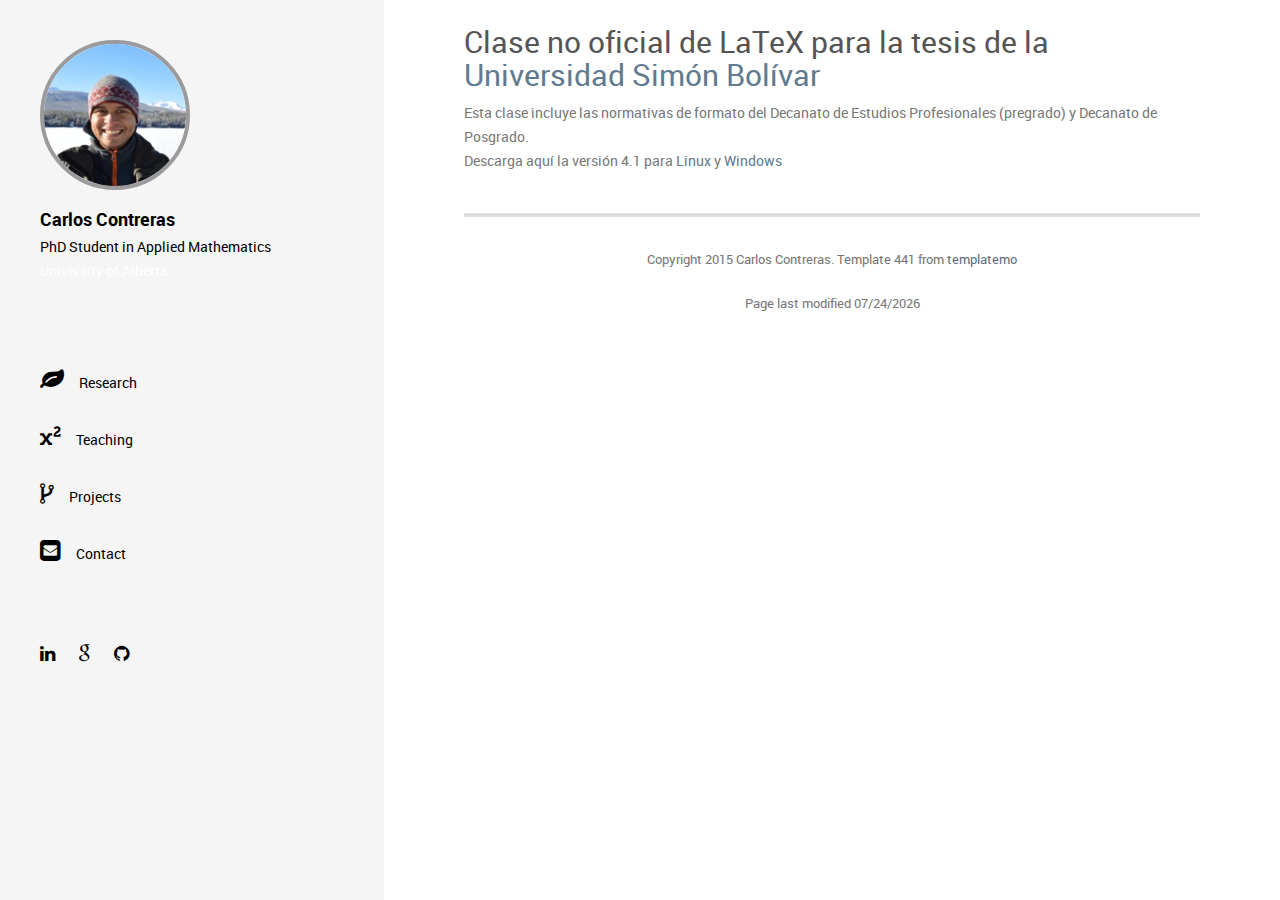
<file: tesis-usb.html>
<!DOCTYPE html>
<!--[if lt IE 7]>      <html class="no-js lt-ie9 lt-ie8 lt-ie7"> <![endif]-->
<!--[if IE 7]>         <html class="no-js lt-ie9 lt-ie8"> <![endif]-->
<!--[if IE 8]>         <html class="no-js lt-ie9"> <![endif]-->
<!--[if gt IE 8]><!-->
<html class="no-js">
  <!--<![endif]-->
  <head>
    <meta content="text/html; charset=utf-8" http-equiv="content-type">
    <meta http-equiv="X-UA-Compatible" content="IE=edge">
    <title>Carlos Contreras >> Projects >> Tesis USB</title>
    <meta name="description" content="">
    <!-- 
    	Volton Template    	http://www.templatemo.com/preview/templatemo_441_volton        -->
    <meta name="viewport" content="width=device-width, initial-scale=1">
    <link rel="stylesheet" href="css/normalize.css">
    <link rel="stylesheet" href="css/font-awesome.css">
    <link rel="stylesheet" href="css/bootstrap.min.css">
    <link rel="stylesheet" href="css/templatemo-style.css">
    <script src="js/vendor/modernizr-2.6.2.min.js"></script>
    <script type="text/javascript">
			   onload = function(){
				    document.getElementById("lastModified").innerHTML = "Page last modified " + document.lastModified.split(" ")[0];
		      }
	     </script>
	<script>
        (function(i,s,o,g,r,a,m){i['GoogleAnalyticsObject']=r;i[r]=i[r]||function(){
        (i[r].q=i[r].q||[]).push(arguments)},i[r].l=1*new Date();a=s.createElement(o),
        m=s.getElementsByTagName(o)[0];a.async=1;a.src=g;m.parentNode.insertBefore(a,m)
        })(window,document,'script','//www.google-analytics.com/analytics.js','ga');
        
        ga('create', 'UA-62761679-1', 'auto');
        ga('send', 'pageview');
    </script>
  </head>
  <body>
    <!--[if lt IE 7]>
            <p class="browsehappy">You are using an <strong>outdated</strong> browser. Please <a href="http://browsehappy.com/">upgrade your browser</a> to improve your experience.</p>        <![endif]-->
    <div class="responsive-header visible-xs visible-sm">
      <div class="container">
        <div class="row">
          <div class="col-md-12">
            <div class="top-section">
              <div class="profile-image"> <a href="index.html"><img src="img/profile.jpg" alt="Carlos Contreras"></a>
              </div>
              <div class="profile-content">
                <h3 class="profile-title">Carlos Contreras</h3>
                <p class="profile-description">PhD Student in Applied
                  Mathematics</p>
                <p class="profile-description"><a href="http://ualberta.ca" target="_blank"
                    style="color:white">University of Alberta</a></p>
              </div>
            </div>
          </div>
        </div>
        <a href="#" class="toggle-menu"><i class="fa fa-bars"></i></a>	
        <div class="main-navigation responsive-menu">
          <ul class="navigation">
          <li onclick="location.href='index.html#research';"><a href="index.html"><i class="fa fa-leaf"></i>Research</a></li>
          <li onclick="location.href='index.html#teaching';"><a href="index.html"><i class="fa fa-superscript"></i>Teaching</a></li>
          <li onclick="location.href='index.html#projects';"><a href="index.html"><i class="fa fa-code-fork"></i>Projects</a></li>
          <li onclick="location.href='index.html#contact';"><a href="#contact"><i class="fa fa-envelope-square"></i>Contact</a></li>
          </ul>
        </div>
      </div>
    </div>
    <!-- SIDEBAR -->
    <div class="sidebar-menu hidden-xs hidden-sm">
      <div class="top-section">
        <div class="profile-image"> <a href="index.html"><img src="img/profile.jpg" alt="Carlos Contreras"></a> </div>
        <h3 class="profile-title">Carlos Contreras</h3>
        <p class="profile-description">PhD Student in Applied Mathematics</p>
        <p class="profile-description"><a href="http://ualberta.ca" target="_blank"
            style="color:white">University of Alberta</a></p>
      </div>
      <!-- top-section -->
      <div class="main-navigation">
        <ul class="navigation">
          <li onclick="location.href='index.html#research';"><a href="index.html"><i class="fa fa-leaf"></i>Research</a></li>
          <li onclick="location.href='index.html#teaching';"><a href="index.html"><i class="fa fa-superscript"></i>Teaching</a></li>
          <!-- <li><a href="#top"> &nbsp;&nbsp;&nbsp;&nbsp;<i class="fa fa-arrow-right"></i>Math 201</a></li> -->
          <li onclick="location.href='index.html#projects';"><a href="index.html"><i class="fa fa-code-fork"></i>Projects</a></li>
          <li onclick="location.href='index.html#contact';"><a href="#contact"><i class="fa fa-envelope-square"></i>Contact</a></li>
        </ul>
      </div>
      <!-- .main-navigation -->
      <div class="social-icons">
          <ul>
              <li><a href="http://ca.linkedin.com/in/carloscontrerasc" target="_blank"><i class="fa fa-linkedin"></i></a></li>
              <li><a href="http://scholar.google.ca/citations?user=kU0xypYAAAAJ&hl=en" target="_blank"><i class="fa fa-google"></i></a></li>
			<li><a href="https://www.github.com/ccontrer" target="_blank"><i class="fa fa-github"></i></a></li>
          </ul>
      </div> <!-- .social-icons -->
      <!-- .social-icons --> </div>
    <!-- .sidebar-menu -->
    <!-- 
        <div class="banner-bg" id="top">            <div class="banner-overlay"></div>            <div class="welcome-text">                <h2>Simple Design | Personal Portfolio</h2>                <h5>Description</h5>            </div>        </div> -->
    <!-- MAIN CONTENT -->
    <div class="main-content">
      <div class="fluid-container">
        <div class="content-wrapper">
          <div class="page-section" id="top"> 
          </div>
          <h2>Clase no oficial de LaTeX para la tesis de la <a href="http://www.usb.ve/" target="_blank">Universidad Simón Bolívar</a></h2>
          <p>Esta clase incluye las normativas de formato del Decanato de Estudios Profesionales (pregrado) y Decanato de Posgrado.</p>
          <p>Descarga aquí la versión 4.1 para <a href="projects/tesis-usb/tesis-usb-4.1-linux.zip">Linux</a> y <a href="projects/tesis-usb/tesis-usb-4.1-win.zip">Windows</a></p>
            <hr>
          <div class="row" id="footer">
            <div class="col-md-12 text-center">
              <p class="copyright-text">Copyright 2015 Carlos Contreras.
                Template 441 from <a href="http://www.templatemo.com/" target="_blank">templatemo</a></p>
              <p class="copyright-text"><span id="lastModified"></span> </p>
            </div>
          </div>
        </div>
      </div>
    </div>
    <script src="js/vendor/jquery-1.10.2.min.js"></script>
    <script src="js/min/plugins.min.js"></script>
    <script src="js/min/main.min.js"></script>
  </body>
</html>
</file>
<file: css/templatemo-style.css>
/*
Volton Template
http://www.templatemo.com/preview/templatemo_441_volton
*/

@font-face {
  font-family: 'robotolight';
  src: url("../fonts/Roboto-Light-webfont.eot");
  src: url("../fonts/Roboto-Light-webfont.eot?#iefix") format("embedded-opentype"), url("../fonts/Roboto-Light-webfont.woff") format("woff"), url("../fonts/Roboto-Light-webfont.ttf") format("truetype"), url("../fonts/Roboto-Light-webfont.svg#robotolight") format("svg");
  font-weight: normal;
  font-style: normal;
}
@font-face {
  font-family: 'robotoregular';
  src: url("../fonts/Roboto-Regular-webfont.eot");
  src: url("../fonts/Roboto-Regular-webfont.eot?#iefix") format("embedded-opentype"), url("../fonts/Roboto-Regular-webfont.woff") format("woff"), url("../fonts/Roboto-Regular-webfont.ttf") format("truetype"), url("../fonts/Roboto-Regular-webfont.svg#robotoregular") format("svg");
  font-weight: normal;
  font-style: normal;
}
@font-face {
  font-family: 'robotobold';
  src: url("../fonts/Roboto-Bold-webfont.eot");
  src: url("../fonts/Roboto-Bold-webfont.eot?#iefix") format("embedded-opentype"), url("../fonts/Roboto-Bold-webfont.woff") format("woff"), url("../fonts/Roboto-Bold-webfont.ttf") format("truetype"), url("../fonts/Roboto-Bold-webfont.svg#robotobold") format("svg");
  font-weight: normal;
  font-style: normal;
}
/*---------------------------------------------------------
 1. Reset
-------------------------------------------------------- */
html, body, div, span, applet, object, iframe, h4, h5, h6, p, blockquote, pre, a, abbr, acronym, address, big, cite, code, del, dfn, em, img, ins, kbd, q, s, samp, small, strike, strong, sub, sup, tt, var, b, u, i, center, dl, dt, dd, ol, ul, li, fieldset, form, label, legend, table, caption, tbody, tfoot, thead, tr, th, td, article, aside, canvas, details, embed, figure, figcaption, footer, header, hgroup, menu, nav, output, ruby, section, summary, time, mark, audio, video {
  margin: 0;
  padding: 0;
  border: 0;
  font-size: 100%;
  vertical-align: baseline;
}

.blue {
	color: #06C;
}

.green {
	color: #090;
}

main {
  display: block;
}

body {
  line-height: 1;
}

ol,
ul {
  list-style: none;
}

blockquote,
q {
  quotes: none;
}

blockquote:before,
blockquote:after {
  content: '';
  content: none;
}

table {
  border-collapse: collapse;
  border-spacing: 0;
}

html {
  font-size: 100%;
  -webkit-text-size-adjust: 100%;
  -ms-text-size-adjust: 100%;
}

a:focus {
  outline: none;
}

article,
aside,
details,
figcaption,
figure,
footer,
header,
hgroup,
nav,
section {
  display: block;
}

audio,
canvas,
video {
  display: inline-block;
  *display: inline;
  *zoom: 1;
}

audio:not([controls]) {
  display: none;
}

sub,
sup {
  line-height: 0;
  position: relative;
  vertical-align: baseline;
}

sup {
  top: -.5em;
}

sub {
  bottom: -.25em;
}

img {
  border: 0;
  -ms-interpolation-mode: bicubic;
}

button,
input,
select,
textarea {
  font-size: 100%;
  margin: 0;
  vertical-align: baseline;
  *vertical-align: middle;
}

button,
input {
  line-height: normal;
  *overflow: visible;
}

button::-moz-focus-inner,
input::-moz-focus-inner {
  border: 0;
  padding: 0;
}

button,
input[type="button"],
input[type="reset"],
input[type="submit"] {
  cursor: pointer;
  -webkit-appearance: button;
}

input[type="search"] {
  -webkit-appearance: textfield;
}

input[type="search"]:-webkit-search-decoration {
  -webkit-appearance: none;
}

textarea {
  overflow: auto;
  vertical-align: top;
}

/*---------------------------------------------------------
 2. Basic Style
-------------------------------------------------------- */
body {
  font-size: 14px;
  line-height: 24px;
  color: #777777;
  font-family: 'robotoregular';
  overflow-x: hidden;
}

a {
  color: #607a8f;
  -webkit-transition: all 150ms ease-in-out;
  -moz-transition: all 150ms ease-in-out;
  -ms-transition: all 150ms ease-in-out;
  -o-transition: all 150ms ease-in-out;
  transition: all 150ms ease-in-out;
  text-decoration: none !important;
}
a:hover {
  color: #555555;
}

h1, h2, h3, h4, h5 {
  color: #555555;
}

::-webkit-input-placeholder {
  color: #999999;
}

:-moz-placeholder {
  /* Firefox 18- */
  color: #999999;
}

::-moz-placeholder {
  /* Firefox 19+ */
  color: #999999;
}

:-ms-input-placeholder {
  color: #999999;
}

.main-content,
.banner-bg {
  float: right;
  width: 83%;
}
@media screen and (max-width: 1290px) {
  .main-content,
  .banner-bg {
    width: 70%;
  }
}
@media screen and (max-width: 992px) {
  .main-content,
  .banner-bg {
    width: 100%;
  }
}

.content-wrapper {
  padding: 0 80px;
}
@media screen and (max-width: 992px) {
  .content-wrapper {
    padding: 0 30px;
  }
}

h4.widget-title {
  font-size: 16px;
  font-family: 'robotobold';
  text-transform: uppercase;
  margin-bottom: 30px;
  margin-top: 30px;
}

hr {
  position: relative;
  outline: 0;
  border: 0;
  width: 100%;
  height: 4px;
  background: #dddddd;
  margin-top: 40px;
  margin-bottom: 10px;
}

.page-section {
  padding-top: 5px;
}

/*---------------------------------------------------------
 3. Header
-------------------------------------------------------- */
.sidebar-menu {
  float: left;
  width: 17%;
  height: 100%;
  position: fixed;
  background-color: whitesmoke;
  color: black;
  overflow-y: hidden;
}
@media screen and (max-width: 1290px) {
  .sidebar-menu {
    overflow-y: scroll;
    width: 30%;
  }
}

.top-section {
  padding: 40px;
}

.profile-image {
  width: 150px;
  height: 150px;
  border: 4px solid #9b9b9d;
  -webkit-border-radius: 75px;
  border-radius: 50%;
  overflow: hidden;
  margin-bottom: 20px;
}
.profile-image img {
  width: 100%;
}

h3.profile-title {
  margin-bottom: 5px;
  color: black;
  font-size: 18px;
  font-family: 'robotobold';
}

.main-navigation {
  margin: 30px 0;
}
.main-navigation li {
  display: block;
}
.main-navigation li a {
  padding: 15px 40px;
  display: block;
  color: black;
  font-size: 14px;
}
.main-navigation li a i {
  margin-right: 15px;
  font-size: 24px;
}
.main-navigation li a:hover {
  background: #9b9b9d;
}
.main-navigation li a.active {
  background: #9b9b9d;
}
.main-navigation li a.active:hover {
  background: #9b9b9d;
}

.social-icons {
  display: block;
  padding: 30px 40px;
}
.social-icons li {
  display: inline-block;
  margin-right: 20px;
}
.social-icons a {
  font-size: 18px;
  color: black;
}
.social-icons a:hover {
  color: #282e35;
}

.responsive-header {
  background: white;
  text-align: center;
}
@media screen and (max-width: 992px) {
  .responsive-header .main-navigation {
    margin-top: 10px;
    display: none;
  }
}
@media screen and (max-width: 992px) {
  .responsive-header p {
    color: white;
  }
}
@media screen and (max-width: 992px) {
  .responsive-header .profile-image {
    float: left;
    width: 100px;
    height: 100px;
    -webkit-border-radius: 50px;
    border-radius: 50px;
    overflow: hidden;
    margin-right: 30px;
  }
  .responsive-header .profile-content {
    text-align: left;
    margin-top: 30px;
    overflow: hidden;
  }
}

@media screen and (max-width: 992px) {
  .top-section {
    padding-bottom: 0;
  }
}

@media screen and (max-width: 992px) {
  .main-navigation a {
    padding: 10px;
  }
  .main-navigation a.active {
    background: #9b9b9d !important;
  }
  .main-navigation a:hover {
    background: #9b9b9d !important;
  }
}

.toggle-menu {
  width: 100%;
  display: block;
  padding: 20px;
  margin-top: 30px;
  background: #9b9b9d;
  color: white;
  font-size: 18px;
}
.toggle-menu:hover {
  color: white;
}

/*---------------------------------------------------------
 4. Main Content
-------------------------------------------------------- */
/*------ banner ------ */
.banner-bg {
  padding: 260px 80px;
  position: relative;
  background: url("../img/7.jpg");
  background-repeat: no-repeat;
  background-position: center;
  background-size: cover;
  z-index: 2;
}

.banner-overlay {
  position: absolute;
  width: 100%;
  height: 100%;
  background: rgba(95, 109, 126, 0.4);
  top: 0;
  left: 0;
  z-index: 3;
}

.welcome-text {
  position: relative;
  z-index: 4;
}
.welcome-text h2 {
  font-size: 42px;
  font-family: 'robotobold';
  color: white;
  margin-bottom: 30px;
}
.welcome-text h5 {
  font-size: 22px;
  color: white;
}

/*------ about us ------ */
.about-image {
  overflow: hidden;
  border: 4px solid #dddddd;
  margin-top: 40px;;
  margin-bottom: 40px;
}
.about-image img {
  width: 100%;
  display: block;
}

/*------ projects ------ */
.projects-holder {
  margin-right: 0;
  margin-left: 0;
  margin-top: 20px;
}
.projects-holder .col-md-4,
.projects-holder .col-md-4 {
  padding-right: 1px;
  padding-left: 1px;
}

.project-item {
  width: 100%;
  height: 100%;
  margin-bottom: 2px;
  overflow: hidden;
  position: relative;
}
.project-item img {
  width: 100%;
  display: block;
}
.project-item:hover .project-hover {
  top: 0;
  opacity: 1;
  visibility: visible;
}

.project-hover {
  position: absolute;
  width: 100%;
  height: 100%;
  top: 40px;
  left: 0;
  background: rgba(0, 0, 0, 0.6);
  opacity: 0;
  visibility: 0;
  -webkit-transition: all 200ms linear;
  -moz-transition: all 200ms linear;
  -ms-transition: all 200ms linear;
  -o-transition: all 200ms linear;
  transition: all 200ms linear;
}
.project-hover .inside {
  position: absolute;
  width: 100%;
  left: 0;
  bottom: 0;
  padding: 30px;
}
.project-hover h5 {
  font-size: 16px;
  margin-bottom: 15px;
}
.project-hover h5 a {
  color: white;
}
.project-hover p {
  color: white;
  font-size: 13px;
  line-height: 20px;
}

/*------ contact ------ */
.contact-form {
  margin-top: 40px;
}
.contact-form input, .contact-form textarea {
  width: 100%;
  outline: 0;
  border: 1px solid #aaaaaa;
  padding: 12px;
  color: #999999;
  margin-bottom: 30px;
}
.contact-form input:focus, .contact-form textarea:focus {
  outline: 0;
}
.contact-form .button {
  width: auto;
  background: #5f6d7e;
  color: white;
  text-transform: uppercase;
  border: 0;
}

/*---------------------------------------------------------
 5. Footer
-------------------------------------------------------- */
#footer p.copyright-text {
  margin: 20px 0;
  font-size: 13px;
}
#footer p.copyright-text a {
  color: #5f6d7e;
}
#footer p.copyright-text a:hover {
  color: #6cc0f7;
}
</file>
